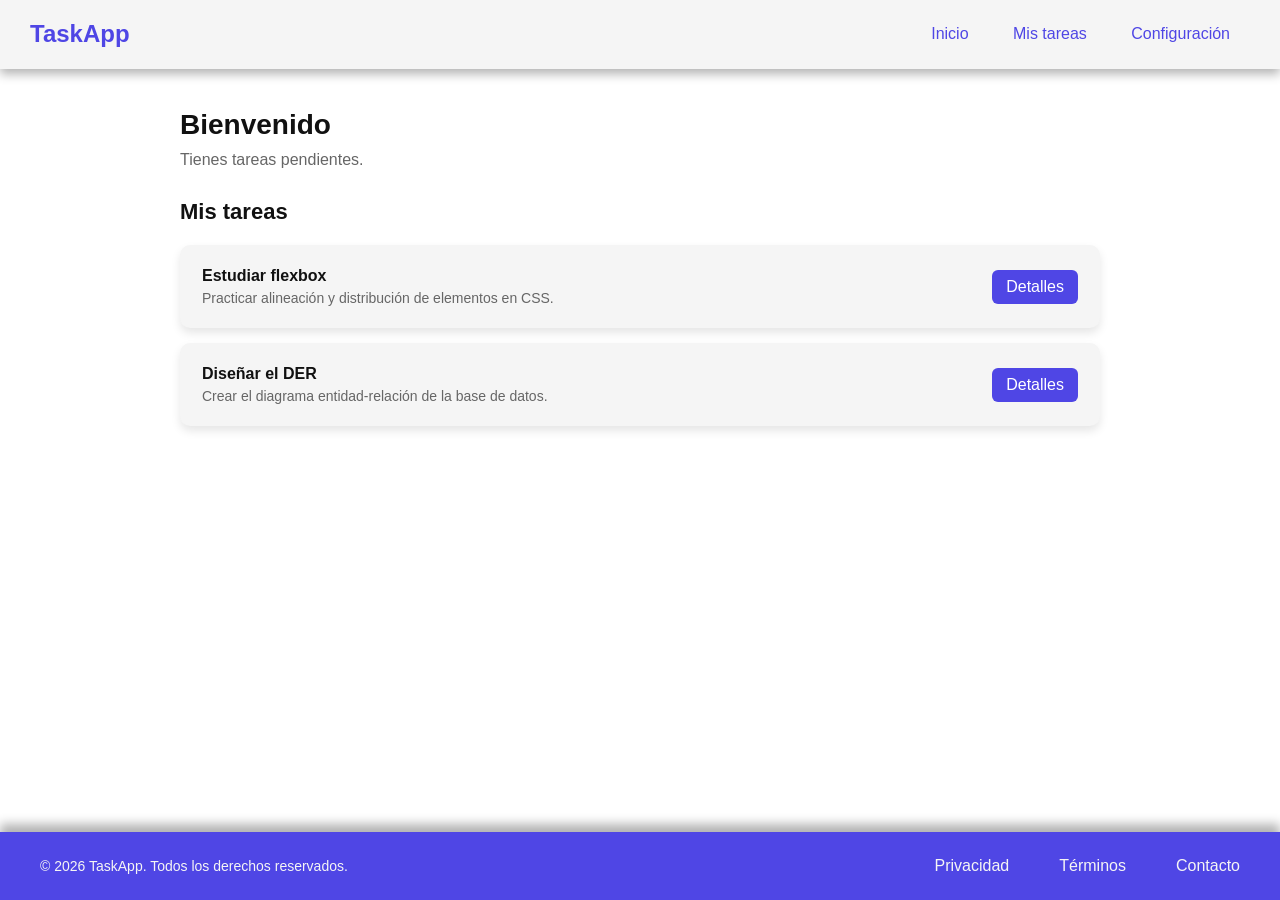
<file: pages/index/index.html>
<!DOCTYPE html>
<html lang="es">
<head>
    <meta charset="UTF-8">
    <meta name="viewport" content="width=device-width, initial-scale=1.0">
    <title>Inicio | TaskApp</title>
    <link rel="stylesheet" href="../../styles/index/index.css">
</head>
<body>

    <header>

        <nav>
            <div class="logo">
                <h1>TaskApp</h1>
            </div>

            <div class="categorias">

                <a href="index.html">Inicio</a>

                <a href="tareas.html">Mis tareas</a>

                <a href="config.html">Configuración</a>
            </div>
        </nav>
    </header>

    <main class="app-main">

        <section class="dashboard-header">

            <h2>Bienvenido</h2>

            <p>Tienes tareas pendientes.</p>
        </section>

        <section class="tasks">

            <h3 class="section-title">Mis tareas</h3>

            <div class="task-cards">

                <div class="task-card">

                    <div class="task-info">
                        
                        <h4>Estudiar flexbox</h4>
                        <p>Practicar alineación y distribución de elementos en CSS.</p>

                    </div>

                    <a href="tareas.html" class="task-btn">Detalles</a>

                </div>

                <div class="task-card">

                    <div class="task-info">

                        <h4>Diseñar el DER</h4>
                        <p>Crear el diagrama entidad-relación de la base de datos.</p>

                    </div>

                    <a href="tareas.html" class="task-btn">Detalles</a>

                </div>

            </div>
        </section>
    </main>

    <footer class="footer">

        <div class="footer-content">

            <p>© 2026 TaskApp. Todos los derechos reservados.</p>

            <div class="footer-links">

                <a href="#">Privacidad</a>

                <a href="#">Términos</a>

                <a href="#">Contacto</a>
                
            </div>

        </div>

    </footer>
    
</body>
</html>
</file>
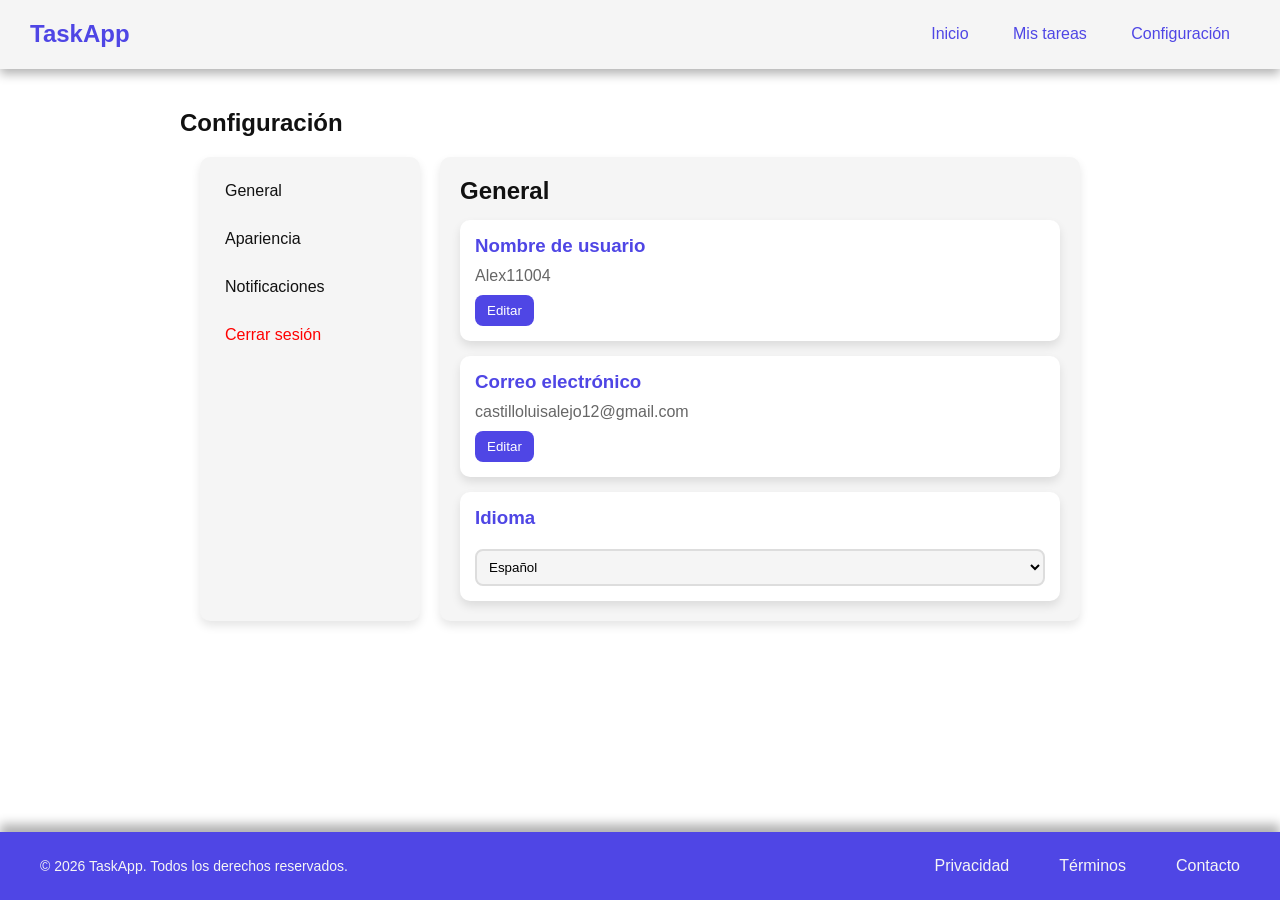
<file: pages/index/config.html>
<!DOCTYPE html>
<html lang="es">
<head>
    <meta charset="UTF-8">
    <meta name="viewport" content="width=device-width, initial-scale=1.0">
    <title>Configuración - General | TaskApp</title>
    <link rel="stylesheet" href="../../styles/index/config.css">
</head>
<body>
    
    <header>

        <nav>
            <div class="logo">
                <h1>TaskApp</h1>
            </div>

            <div class="categorias">

                <a href="index.html">Inicio</a>

                <a href="tareas.html">Mis tareas</a>

                <a href="config.html">Configuración</a>
            </div>
        </nav>
    </header>

    <main class="config-main">

        <section class="config-header">

            <h2>Configuración</h2>

        </section >

        <section class="config-options">
            
            <div class="layout">

                <aside class="sidebar">
                    <a href="#general">General</a>
                    <a href="#apariencia">Apariencia</a>
                    <a href="#notificaciones">Notificaciones</a>
                    <a href="#salir">Cerrar sesión</a>
                </aside>

                <div class="config-content">

                    <section id="general" class="content-section">
                        <h2>General</h2>

                        <div class="setting-card">
                            <h3>Nombre de usuario</h3>
                            <p>Alex11004</p>
                            <button>Editar</button>
                        </div>

                        <div class="setting-card">
                            <h3>Correo electrónico</h3>
                            <p>castilloluisalejo12@gmail.com</p>
                            <button>Editar</button>
                        </div>

                        <div class="setting-card">
                            <h3>Idioma</h3>
                            <select>
                                <option>Español</option>
                                <option>Inglés</option>
                                <option>Francés</option>
                                <option>Ruso</option>
                                <option>Alemán</option>
                            </select>
                        </div>

                    </section>

                    <section id="apariencia" class="content-section">
                        <h2>Apariencia</h2>
                        
                        <div class="setting-card">
                            <h3>Tema</h3>
                            <select>
                                <option>Tema del dispositivo</option>
                                <option selected>Claro</option>
                                <option>Oscuro</option>
                            </select>
                        </div>

                        <div class="setting-card">
                            <h3>Color principal</h3>
                            <select>
                                <option>Rojo</option>
                                <option>Naranja</option>
                                <option>Amarillo</option>
                                <option>Verde</option>
                                <option selected>Azul</option>
                                <option>Morado</option>
                                <option>Rosado</option>
                            </select>
                        </div>

                        <div class="setting-card">
                            <h3>Tamaño de fuente</h3>
                            <input type="range" min="0" max="100" value="50">
                            <p>50%</p>
                        </div>

                    </section>

                    <section id="notificaciones" class="content-section">
                        <h2>Notificaciones</h2>
                        
                        <div class="setting-card">
                            <h3>Recordatorios</h3>
                            <label class="switch">
                                <input type="checkbox" checked>
                                <span class="slider"></span>
                            </label>
                            <span class="status">Activados</span>
                        </div>

                        <div class="setting-card">
                            <h3>Correos de confirmación de entrega</h3>
                            <label class="switch">
                                <input type="checkbox">
                                <span class="slider"></span>
                            </label>
                            <span class="status">Desactivados</span>
                        </div>

                        <div class="setting-card">
                            <h3>Alertas de tareas atrasadas</h3>
                            <label class="switch">
                                <input type="checkbox" checked>
                                <span class="slider"></span>
                            </label>
                            <span class="status">Activadas</span>
                        </div>

                    </section>

                    <section id="salir" class="content-section">
                        <h2>Cerrar sesión</h2>
                        <p>Cierra sesión para salir de TaskApp.</p>
                        <a href="../landing/landing.html">
                            <button class="logout-btn">Salir</button>
                        </a>
                    </section>

                </div>

            </div>

        </section>

    </main>

    <footer class="footer">

        <div class="footer-content">

            <p>© 2026 TaskApp. Todos los derechos reservados.</p>

            <div class="footer-links">

                <a href="#">Privacidad</a>

                <a href="#">Términos</a>

                <a href="#">Contacto</a>
                
            </div>

        </div>

    </footer>

</body>
</html>
</file>
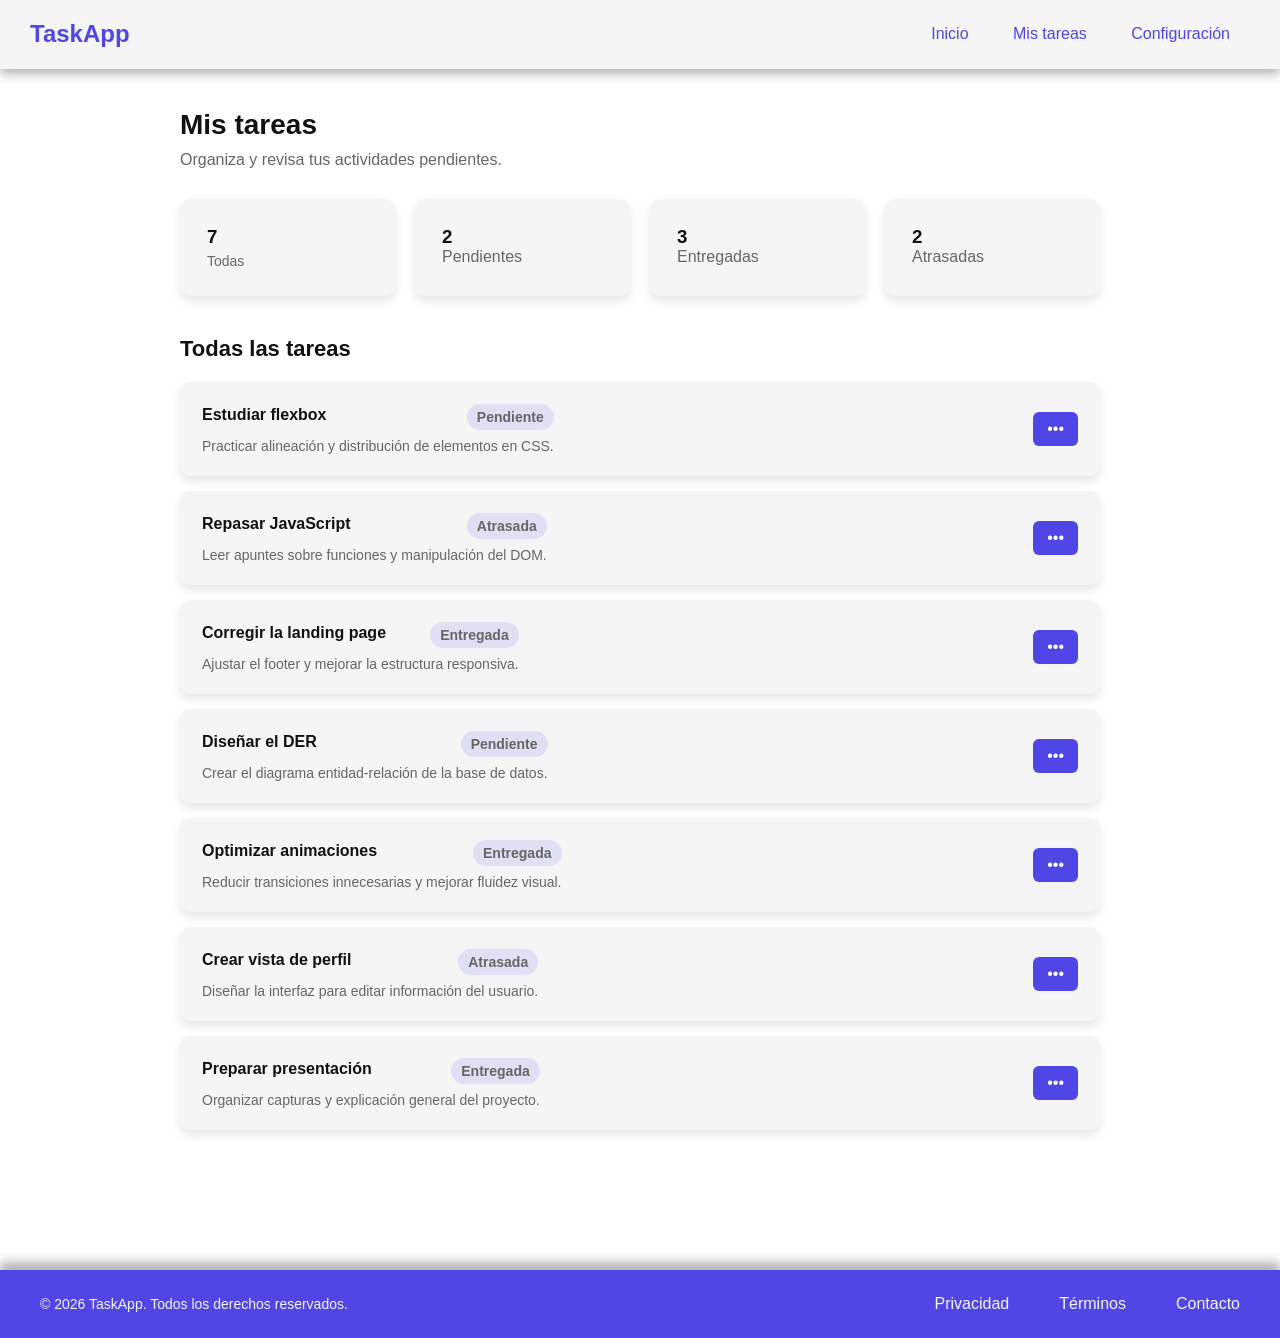
<file: pages/index/tareas.html>
<!DOCTYPE html>
<html lang="es">
<head>
    <meta charset="UTF-8">
    <meta name="viewport" content="width=device-width, initial-scale=1.0">
    <title>Mis tareas | TaskApp</title>
    <link rel="stylesheet" href="../../styles/index/tareas.css">
</head>
<body>

    <header>

        <nav>
            <div class="logo">
                <h1>TaskApp</h1>
            </div>

            <div class="categorias">

                <a href="index.html">Inicio</a>

                <a href="tareas.html">Mis tareas</a>

                <a href="config.html">Configuración</a>
            </div>
        </nav>
    </header>

    <main class="tasks-main">

        <section class="tasks-header">

            <h2>Mis tareas</h2>

            <p>
                Organiza y revisa tus actividades pendientes. 
            </p>

        </section>

        <section class="task-status">

            <a href="tareas.html" class="status-card">
                <h3>7</h3>
                <p>Todas</p>
            </a>

            <a href="#" class="status-card-pdte">
                <h3>2</h3>
                <p>Pendientes</p>
            </a>

            <a href="#" class="status-card-ok">
                <h3>3</h3>
                <p>Entregadas</p>
            </a>

            <a href="#" class="status-card-mal">
                <h3>2</h3>
                <p>Atrasadas</p>
            </a>

        </section>

        <section class="tasks-list">

            <h3 class="section-title">Todas las tareas</h3>

            <div class="task-cards">

                <div class="task-card">

                    <div class="task-info">
                        
                        <div class="task-title-row">
                            <h4>Estudiar flexbox</h4>
                            <p class="task-tag-pdte">Pendiente</p>
                        </div>

                        <p>Practicar alineación y distribución de elementos en CSS.</p>

                    </div>

                    <a href="#task1" class="task-btn">•••</a>

                    <div id="task1" class="task-popup">

                        <div class="popup-content">

                            <h4>Detalles de la tarea</h4>

                            <p><strong>Descripción:</strong> Practicar alineación y distribución de elementos en CSS.</p>

                            <p><strong>Estado:</strong> Pendiente</p>

                            <p><strong>Fecha:</strong> Hoy</p>

                            <div class="popup-actions">

                                <button>Agregar archivos  +</button>

                            </div>

                            <a href="#!" class="close-btn">Cerrar</a>
                        </div>
                    </div>

                </div>

                <div class="task-card">

                    <div class="task-info">
                        
                        <div class="task-title-row">
                            <h4>Repasar JavaScript</h4>
                            <p class="task-tag-mal">Atrasada</p>
                        </div>
                        
                        <p>Leer apuntes sobre funciones y manipulación del DOM.</p>

                    </div>

                    <a href="#task2" class="task-btn">•••</a>

                    <div id="task2" class="task-popup">

                        <div class="popup-content">

                            <h4>Detalles de la tarea</h4>

                            <p><strong>Descripción:</strong> Revisar conceptos básicos de JavaScript como funciones, arrays y manipulación del DOM.</p>
                            <p><strong>Estado:</strong> Atrasada</p>
                            <p><strong>Fecha:</strong> Ayer</p>

                            <div class="popup-actions">

                                <button id="disabled-btn">Agregar archivos  +</button>

                            </div>

                            <a href="#!" class="close-btn">Cerrar</a>
                        </div>
                    </div>

                </div>

                <div class="task-card">

                        <div class="task-info">
                            
                            <div class="task-title-row">
                                <h4>Corregir la landing page</h4>
                                <p class="task-tag-ok">Entregada</p>
                            </div>

                            <p>Ajustar el footer y mejorar la estructura responsiva.</p>

                        </div>

                        <a href="#task3" class="task-btn">•••</a>

                    <div id="task3" class="task-popup">

                        <div class="popup-content">

                            <h4>Detalles de la tarea</h4>

                            <p><strong>Descripción:</strong> Ajustar el diseño responsivo de la landing page y corregir errores en el footer y alineación general.</p>
                            <p><strong>Estado:</strong> Entregada</p>
                            <p><strong>Fecha:</strong> 18/05/2026</p>

                            <a href="#!" class="close-btn">Cerrar</a>
                        </div>
                    </div>

                </div>

                <div class="task-card">

                    <div class="task-info">
                        
                        <div class="task-title-row">
                            <h4>Diseñar el DER</h4>
                            <p class="task-tag-pdte">Pendiente</p>
                        </div>
                        
                        <p>Crear el diagrama entidad-relación de la base de datos.</p>

                    </div>

                    <a href="#task4" class="task-btn">•••</a>

                    <div id="task4" class="task-popup">

                        <div class="popup-content">

                            <h4>Detalles de la tarea</h4>

                            <p><strong>Descripción:</strong> Crear el diagrama entidad-relación de la base de datos con sus entidades principales y relaciones.</p>
                            <p><strong>Estado:</strong> Pendiente</p>
                            <p><strong>Fecha:</strong> Hoy</p>

                            <div class="popup-actions">

                                <button>Agregar archivos  +</button>

                            </div>

                            <a href="#!" class="close-btn">Cerrar</a>
                        </div>
                    </div>

                </div>

                <div class="task-card">

                        <div class="task-info">
                            
                            <div class="task-title-row">
                                <h4>Optimizar animaciones</h4>
                                <p class="task-tag-ok">Entregada</p>
                            </div>

                            <p>Reducir transiciones innecesarias y mejorar fluidez visual.</p>

                        </div>

                        <a href="#task5" class="task-btn">•••</a>

                    <div id="task5" class="task-popup">

                        <div class="popup-content">

                            <h4>Detalles de la tarea</h4>

                            <p><strong>Descripción:</strong> Reducir animaciones innecesarias y mejorar la fluidez general de las transiciones en la interfaz.</p>
                            <p><strong>Estado:</strong> Entregada</p>
                            <p><strong>Fecha:</strong> 17/05/2026</p>

                            <a href="#!" class="close-btn">Cerrar</a>
                        </div>
                    </div>

                </div>

                <div class="task-card">

                        <div class="task-info">
                            
                            <div class="task-title-row">
                                <h4>Crear vista de perfil</h4>
                                <p class="task-tag-mal">Atrasada</p>
                            </div>

                            <p>Diseñar la interfaz para editar información del usuario.</p>

                        </div>

                        <a href="#task6" class="task-btn">•••</a>

                    <div id="task6" class="task-popup">

                        <div class="popup-content">

                            <h4>Detalles de la tarea</h4>

                            <p><strong>Descripción:</strong> Diseñar la interfaz del perfil de usuario para permitir edición de datos personales.</p>
                            <p><strong>Estado:</strong> Atrasada</p>
                            <p><strong>Fecha:</strong> 16/05/2026</p>

                            <div class="popup-actions">

                                <button id="disabled-btn">Agregar archivos  +</button>

                            </div>

                            <a href="#!" class="close-btn">Cerrar</a>
                        </div>
                    </div>

                </div>

                <div class="task-card">

                        <div class="task-info">
                            
                            <div class="task-title-row">
                                <h4>Preparar presentación</h4>
                                <p class="task-tag-ok">Entregada</p>
                            </div>

                            <p>Organizar capturas y explicación general del proyecto.</p>

                        </div>

                        <a href="#task7" class="task-btn">•••</a>

                    <div id="task7" class="task-popup">

                        <div class="popup-content">

                            <h4>Detalles de la tarea</h4>

                            <p><strong>Descripción:</strong> Organizar capturas, flujo del proyecto y explicación general para la exposición final.</p>
                            <p><strong>Estado:</strong> Entregada</p>
                            <p><strong>Fecha:</strong> 19/05/2026</p>

                            <a href="#!" class="close-btn">Cerrar</a>
                        </div>
                    </div>

                </div>

        </section>

    </main>

    <footer class="footer">

        <div class="footer-content">

            <p>© 2026 TaskApp. Todos los derechos reservados.</p>

            <div class="footer-links">

                <a href="#">Privacidad</a>

                <a href="#">Términos</a>

                <a href="#">Contacto</a>
                
            </div>

        </div>

    </footer>
    
</body>
</html>
</file>
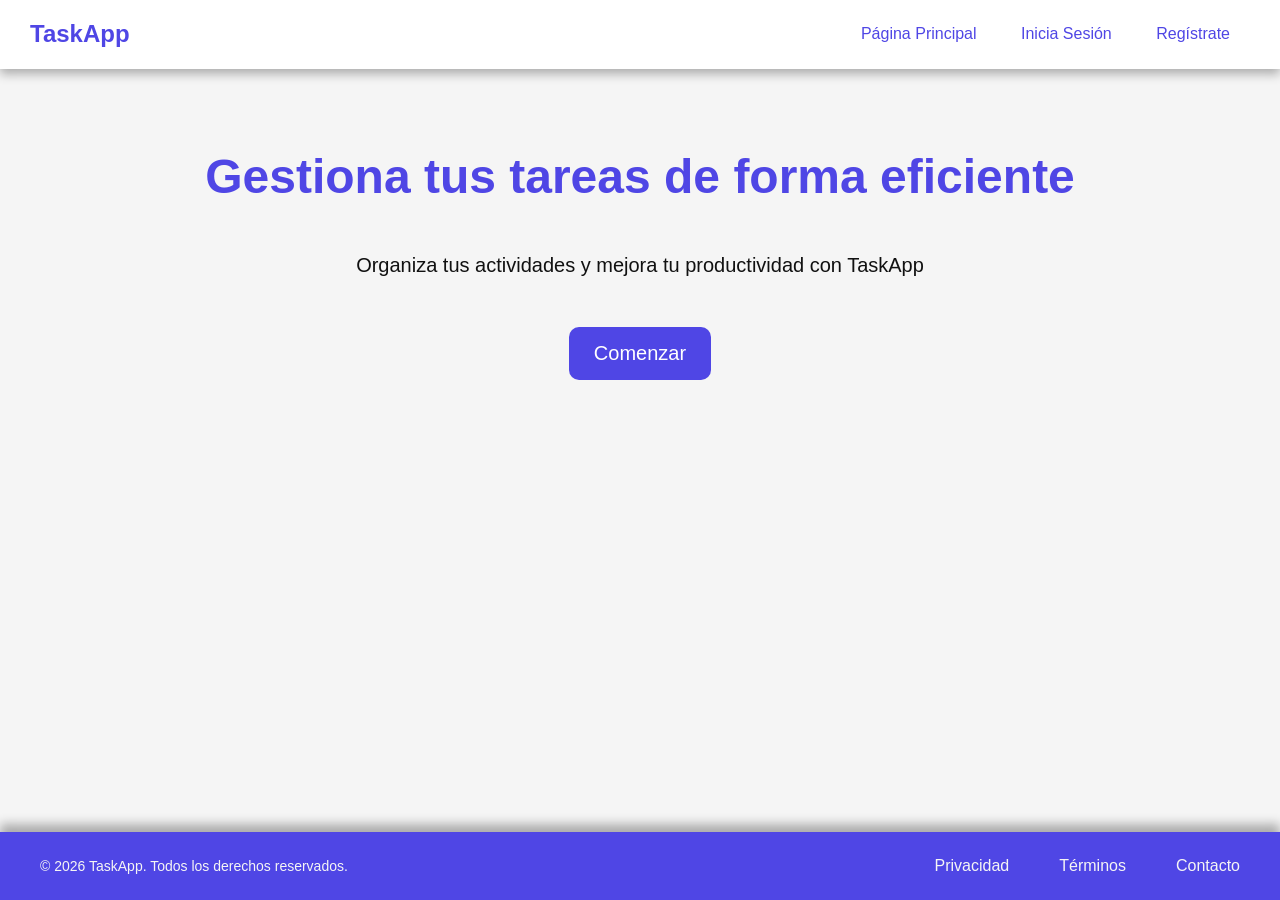
<file: pages/landing/landing.html>
<!DOCTYPE html>
<html lang="es">
<head>
    <meta charset="UTF-8">
    <meta name="viewport" content="width=device-width, initial-scale=1.0">
    <title>Página Principal | TaskApp</title>
    <link rel="stylesheet" href="../../styles/landing/landing.css">
</head>
<body>

    <header>

        <nav>

            <div class="logo">

                <h1>TaskApp</h1>

            </div>

            <div class="nav-links">

                <a href="landing.html">Página Principal</a>

                <a href="../login/login.html">Inicia Sesión</a>

                <a href="../registro/registro.html">Regístrate</a>

            </div>

        </nav>

    </header>

    <main>

        <section class="hero">

            <h2>Gestiona tus tareas de forma eficiente</h2>

            <p>
                Organiza tus actividades y mejora tu productividad con TaskApp
            </p>

            <div class="hero-buttons">

                <a href="../registro/registro.html">Comenzar</a>

            </div>
            
        </section>

    </main>

    <footer class="footer">

        <div class="footer-content">

            <p>© 2026 TaskApp. Todos los derechos reservados.</p>

            <div class="footer-links">

                <a href="#">Privacidad</a>

                <a href="#">Términos</a>

                <a href="#">Contacto</a>
                
            </div>

        </div>

    </footer>
    
</body>
</html>
</file>
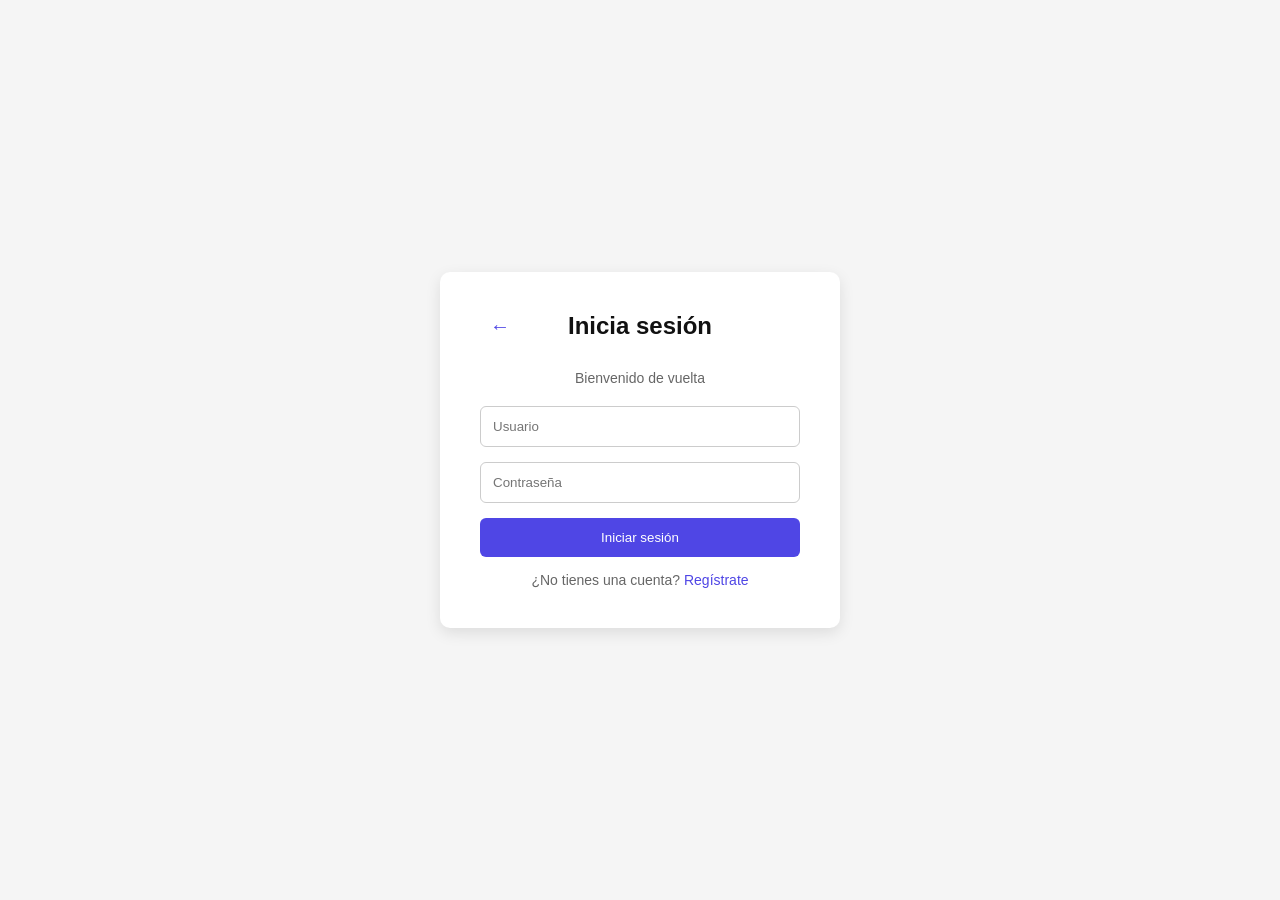
<file: pages/login/login.html>
<!DOCTYPE html>
<html lang="es">
<head>
    <meta charset="UTF-8">
    <meta name="viewport" content="width=device-width, initial-scale=1.0">
    <title>Iniciar Sesión | TaskApp</title>
    <link rel="stylesheet" href="../../styles/login/login.css">
</head>
<body>

    <section class="login">
        <div class="login-header">
            <a class="back" href="../landing/landing.html">←</a>
            <h1>Inicia sesión</h1>
        </div>

        <p>Bienvenido de vuelta</p>

        <form class="login-form" action="../index/index.html">
            <input type="text" placeholder="Usuario" required>

            <input type="password" placeholder="Contraseña" required>

            <button type="submit">Iniciar sesión</button>
        </form>

        <p class="ruta-registro">
            ¿No tienes una cuenta? <a href="../registro/registro.html">Regístrate</a>
        </p>
        
    </section>
    
</body>
</html>
</file>
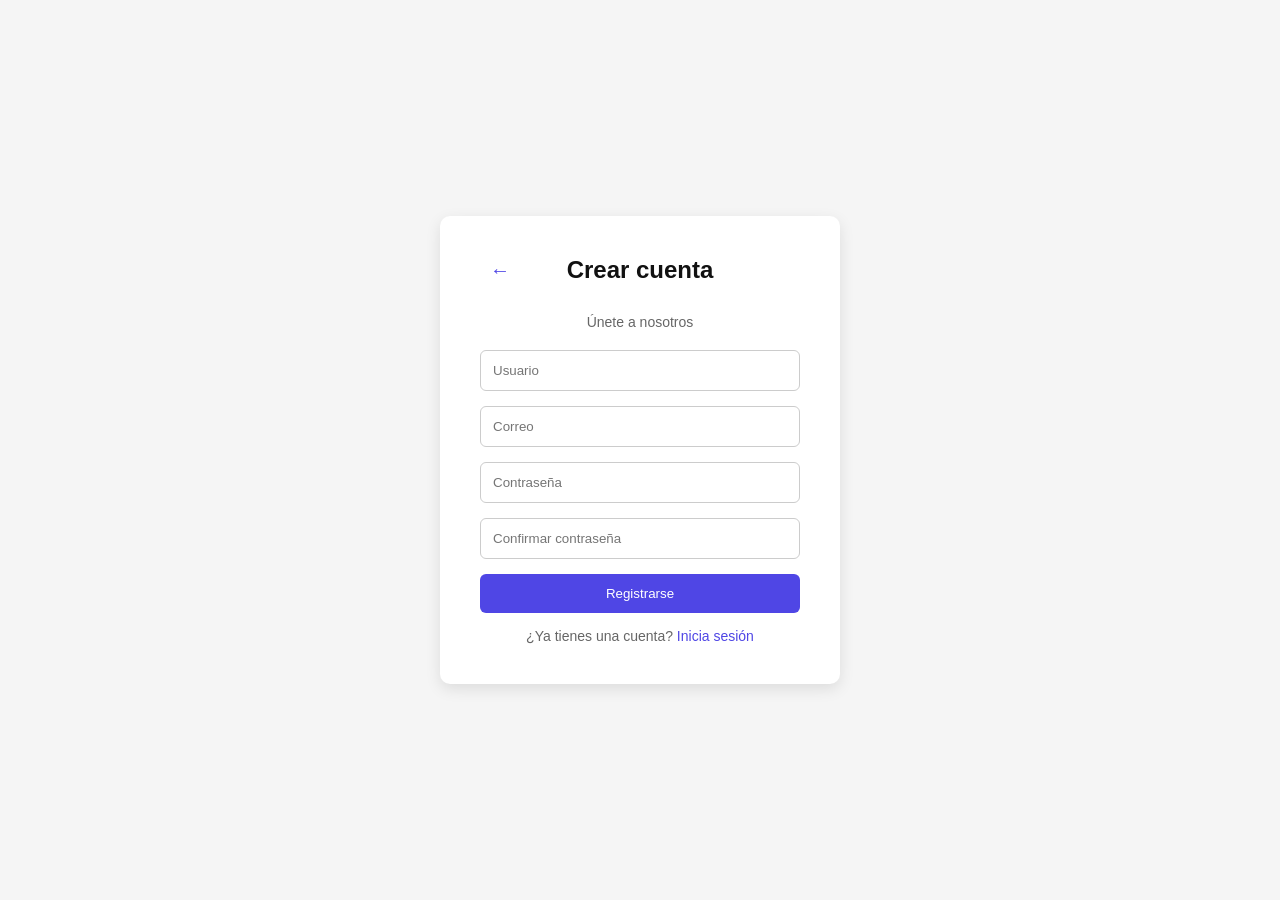
<file: pages/registro/registro.html>
<!DOCTYPE html>
<html lang="es">
<head>
    <meta charset="UTF-8">
    <meta name="viewport" content="width=device-width, initial-scale=1.0">
    <title>Regístrate | TaskApp</title>
    <link rel="stylesheet" href="../../styles/registro/registro.css">
</head>
<body>

    <section class="register">
        <div class="register-header">
            <a class="back" href="../landing/landing.html">←</a>
            <h1>Crear cuenta</h1>
        </div>

        <p>Únete a nosotros</p>

        <form class="register-form" action="../login/login.html">
            <input type="text" placeholder="Usuario" required>

            <input type="email" placeholder="Correo" required>

            <input type="password" placeholder="Contraseña" required>

            <input type="password" placeholder="Confirmar contraseña" required>

            <button type="submit">Registrarse</button>
        </form>

        <p class="ruta-login">
            ¿Ya tienes una cuenta? <a href="../login/login.html">Inicia sesión</a>
        </p>

    </section>
    
</body>
</html>
</file>
<file: styles/index/index.css>
:root{
    --bg: #f5f5f5;
    --text: #111111;
    --primary: #4f46e5;
    --white: #ffffff;
}

*{
    margin: 0;
    padding: 0;
    box-sizing: border-box;
}

body{
    font-family: Arial, Helvetica, sans-serif;
    background-color: var(--white);
    color: var(--text);

    min-height: 100vh;
    display: flex;
    flex-direction: column;
}

main{
    flex: 1;
}

header {
    position: sticky;
    top: 0;
    z-index: 1000;
}

nav{
    display: flex;
    justify-content: space-between;
    align-items: center;
    padding: 5px 30px;
    background-color: var(--bg);
    color: var(--primary);
    border-bottom: 1px solid transparent;
    box-shadow: 0 5px 10px rgba(0, 0, 0, 0.3);
}

nav a{
    text-decoration: none;
    color: var(--primary);
    padding: 20px;
    display: inline-block;
    transition: all 0.3s ease;
    position: relative;
    border-radius: 0 0 10px 10px;
}

nav a:hover{
    background-color: var(--bg);
    color: var(--text);
    transform: translateY(10px);
    box-shadow: 0px 5px 10px rgba(0, 0, 0, 0.2);
}

nav a::after{
    content: "";
    position: absolute;
    bottom: 18px;
    left: 20%;
    width: 60%;
    height: 3px;
    background-color: var(--primary);
    transform: scaleX(0);
    transform-origin: center;
    transition: transform 0.3s ease;
}

nav a:hover::after{
    transform: scaleX(1);
}

.logo{
    transition: all 0.3s ease;
}

.logo:hover{
    cursor: pointer;
    transform: scale(1.1);
}

.app-main{
    padding: 40px;
    max-width: 1000px;
    width: 100%;
    margin: 0 auto;
}

.dashboard-header{
    margin-bottom: 30px;
}

.dashboard-header h2{
    font-size: 28px;
    margin-bottom: 10px;
}

.dashboard-header p{
    color: #666;
}

.tasks{
    margin-top: 20px;
}

.section-title{
    margin-bottom: 20px;
    font-size: 22px;
}

.task-cards{
    display: flex;
    flex-direction: column;
    gap: 15px;
}

.task-card{
    background-color: var(--bg);
    padding: 20px;
    border-radius: 10px;
    display: flex;
    justify-content: space-between;
    align-items: center;
    border: 2px solid transparent;
    box-shadow: 0 5px 10px rgba(0,0,0,0.1);
    transition: 0.3s;
}

.task-card:hover{
    transform: translateY(-5px);
    background-color: var(--white);
    border: 2px solid var(--primary);
}

.task-card:hover .task-info p{
    color: var(--text);
}

.task-card:hover .task-info h4{
    color: var(--primary);
}

.task-btn{
    display: inline-block;
    background-color: var(--primary);
    color: white;
    padding: 8px 14px;
    border-radius: 6px;
    cursor: pointer;
    transition: 0.2s ease;
    text-decoration: none;
}

.task-btn:hover{
    transform: scale(1.05);
    opacity: 0.9;
}

.task-info h4{
    margin-bottom: 5px;
}

.task-info p{
    font-size: 14px;
    color: #666;
}

.footer{
    background-color: var(--primary);
    padding: 25px 40px;
    box-shadow: 0px -8px 10px rgba(0, 0, 0, 0.3);
}

.footer-content{
    max-width: 1300px;
    margin: 0 auto;

    display: flex;
    justify-content: space-between;
    align-items: center;
    flex-wrap: wrap;
    gap: 15px;
}

.footer p{
    color: var(--bg);
    font-size: 14px;
}

.footer-links{
    display: flex;
    gap: 50px;
}

.footer-links a{
    text-decoration: none;
    color: var(--bg);
    transition: 0.3s ease;
    position: relative;
}

.footer-links a:hover{
    color: var(--text);
}
</file>
<file: styles/index/config.css>
:root{
    --bg: #f5f5f5;
    --text: #111111;
    --primary: #4f46e5;
    --white: #ffffff;
}

*{
    margin: 0;
    padding: 0;
    box-sizing: border-box;
}

body{
    font-family: Arial, Helvetica, sans-serif;
    background-color: var(--white);
    color: var(--text);

    min-height: 100vh;
    display: flex;
    flex-direction: column;
}

main{
    flex: 1;
}

header {
    position: sticky;
    top: 0;
    z-index: 1000;
}

nav{
    display: flex;
    justify-content: space-between;
    align-items: center;
    padding: 5px 30px;
    background-color: var(--bg);
    color: var(--primary);
    border-bottom: 1px solid transparent;
    box-shadow: 0 5px 10px rgba(0, 0, 0, 0.3);
}

nav a{
    text-decoration: none;
    color: var(--primary);
    padding: 20px;
    display: inline-block;
    transition: all 0.3s ease;
    position: relative;
    border-radius: 0 0 10px 10px;
}

nav a:hover{
    background-color: var(--bg);
    color: var(--text);
    transform: translateY(10px);
    box-shadow: 0px 5px 10px rgba(0, 0, 0, 0.2);
}

nav a::after{
    content: "";
    position: absolute;
    bottom: 18px;
    left: 20%;
    width: 60%;
    height: 3px;
    background-color: var(--primary);
    transform: scaleX(0);
    transform-origin: center;
    transition: transform 0.3s ease;
}

nav a:hover::after{
    transform: scaleX(1);
}

.logo{
    transition: all 0.3s ease;
}

.logo:hover{
    cursor: pointer;
    transform: scale(1.1);
}

.config-main{
    padding: 40px;
    max-width: 1000px;
    width: 100%;
    margin: 0 auto;
}

.layout{
    display: flex;
    gap: 20px;
    padding: 20px;
}

.sidebar{
    width: 220px;
    background: var(--bg);
    padding: 15px;
    border-radius: 10px;
    box-shadow: 0 5px 10px rgba(0,0,0,0.1);

    display: flex;
    flex-direction: column;
    gap: 10px;
}

.sidebar a{
    text-decoration: none;
    color: var(--text);
    padding: 10px;
    border-radius: 8px;
    transition: 0.2s;
}

.sidebar a:hover{
    background: var(--primary);
    color: var(--white);
}

.sidebar a:last-of-type{
    color: red;
}

.sidebar a:last-of-type:hover{
    background-color: red;
    color: var(--white);
}

.config-content{
    flex: 1;
    background: var(--bg);
    padding: 20px;
    border-radius: 10px;
    box-shadow: 0 5px 10px rgba(0,0,0,0.1);
}

.config-content h3{
    padding-bottom: 10px;
}

.config-content p{
    color: #666;
}

.content-section {
  display: none;
}

.content-section:target {
  display: block;
}

.config-content:not(:has(:target)) #general {
  display: block;
}

.setting-card {
  background: var(--white);
  padding: 15px;
  border-radius: 10px;
  box-shadow: 0 5px 10px rgba(0,0,0,0.1);
  margin-top: 15px;
}

.setting-card h3{
    color: var(--primary);
}

.setting-card select {
  margin-top: 10px;
  padding: 8px;
  border-radius: 8px;
  border: 2px solid #ddd;
  background: var(--bg);
  width: 100%;
}

.setting-card select:hover{
    border: 2px solid var(--primary);
}

.setting-card button {
  margin-top: 10px;
  padding: 8px 12px;
  border: none;
  border-radius: 8px;
  cursor: pointer;
  background: var(--primary);
  color: white;
  transition: 0.2s ease;
}

.setting-card button:hover {
  transform: scale(1.1);
  opacity: 0.8;
}

.content-section:last-of-type h2{
    padding-bottom: 15px;
}

.switch {
  position: relative;
  display: inline-block;
  width: 45px;
  height: 25px;
}

.switch input {
  opacity: 0;
  width: 0;
  height: 0;
}

.slider {
  position: absolute;
  cursor: pointer;
  top: 0; left: 0; right: 0; bottom: 0;
  background-color: #ccc;
  transition: 0.3s;
  border-radius: 25px;
}

.slider:before {
  position: absolute;
  content: "";
  height: 20px;
  width: 20px;
  left: 2.5px;
  bottom: 2.5px;
  background-color: white;
  transition: 0.2s;
  border-radius: 50%;
}

.switch input:checked + .slider {
  background-color: var(--primary);
}

.switch input:checked + .slider:before {
  transform: translateX(20px);
}

.logout-btn {
  margin-top: 50px;
  font-size: 17px;
  padding: 8px 40px;
  border: none;
  border-radius: 8px;
  background: red;
  color: white;
  cursor: pointer;
  transition: 0.2s;
}

.logout-btn:hover {
  transform: scale(1.05);
  opacity: 0.8;
}

.footer{
    background-color: var(--primary);
    padding: 25px 40px;
    box-shadow: 0px -8px 10px rgba(0, 0, 0, 0.3);
}

.footer-content{
    max-width: 1300px;
    margin: 0 auto;

    display: flex;
    justify-content: space-between;
    align-items: center;
    flex-wrap: wrap;
    gap: 15px;
}

.footer p{
    color: var(--bg);
    font-size: 14px;
}

.footer-links{
    display: flex;
    gap: 50px;
}

.footer-links a{
    text-decoration: none;
    color: var(--bg);
    transition: 0.3s ease;
    position: relative;
}

.footer-links a:hover{
    color: var(--text);
}
</file>
<file: styles/index/tareas.css>
:root{
    --bg: #f5f5f5;
    --text: #111111;
    --primary: #4f46e5;
    --white: #ffffff;
}

html{
    scroll-behavior: smooth;
}

*{
    margin: 0;
    padding: 0;
    box-sizing: border-box;
}

body{
    font-family: Arial, Helvetica, sans-serif;
    background-color: var(--white);
    color: var(--text);

    min-height: 100vh;
    display: flex;
    flex-direction: column;
}

main{
    flex: 1;
}

header {
    position: sticky;
    top: 0;
    z-index: 1000;
}

nav{
    display: flex;
    justify-content: space-between;
    align-items: center;
    padding: 5px 30px;
    background-color: var(--bg);
    color: var(--primary);
    border-bottom: 1px solid transparent;
    box-shadow: 0 5px 10px rgba(0, 0, 0, 0.3);
}

nav a{
    text-decoration: none;
    color: var(--primary);
    padding: 20px;
    display: inline-block;
    transition: all 0.3s ease;
    position: relative;
    border-radius: 0 0 10px 10px;
}

nav a:hover{
    background-color: var(--bg);
    color: var(--text);
    transform: translateY(10px);
    box-shadow: 0px 5px 10px rgba(0, 0, 0, 0.2);
}

nav a::after{
    content: "";
    position: absolute;
    bottom: 18px;
    left: 20%;
    width: 60%;
    height: 3px;
    background-color: var(--primary);
    transform: scaleX(0);
    transform-origin: center;
    transition: transform 0.3s ease;
}

nav a:hover::after{
    transform: scaleX(1);
}

.logo{
    transition: all 0.3s ease;
}

.logo:hover{
    cursor: pointer;
    transform: scale(1.1);
}

.tasks-main{
    padding: 40px;
    max-width: 1000px;
    width: 100%;
    margin: 0 auto;
}

.tasks-header{
    margin-bottom: 30px;
}

.tasks-header h2{
    font-size: 28px;
    margin-bottom: 10px;
}

.tasks-header p{
    color: #666;
}

.task-status{
    display: flex;
    gap: 20px;
    margin-bottom: 40px;
}

.status-card{
    text-decoration: none;
    color: var(--text);

    background-color: var(--bg);
    flex: 1;
    padding: 25px;
    border-radius: 10px;
    box-shadow: 0 5px 10px rgba(0,0,0,0.1);
    border: 2px solid transparent;
    transition: 0.3s ease;
}

.status-card:hover{
    transform: translateY(-5px);
    background-color: var(--white);
    border-color: var(--primary);
}

.status-card h3{
    margin-bottom: 5px;
}

.status-card p{
    font-size: 14px;
    color: #666;
}

.status-card:hover p{
    color: var(--text);
}

.status-card:hover h3{
    color: var(--primary);
}

.status-card-pdte{
    text-decoration: none;
    color: var(--text);

    background-color: var(--bg);
    flex: 1;
    padding: 25px;
    border-radius: 10px;
    box-shadow: 0 5px 10px rgba(0,0,0,0.1);
    border: 2px solid transparent;
    transition: 0.3s ease;
}

.status-card-pdte:hover{
    transform: translateY(-5px);
    background-color: var(--white);
    border-color: orange;
    color: orange;
}

.status-card-pdte p{
    color: #666;
}

.status-card-pdte:hover p{
    color: var(--text);
}

.status-card-ok{
    text-decoration: none;
    color: var(--text);

    background-color: var(--bg);
    flex: 1;
    padding: 25px;
    border-radius: 10px;
    box-shadow: 0 5px 10px rgba(0,0,0,0.1);
    border: 2px solid transparent;
    transition: 0.3s ease;
}

.status-card-ok:hover{
    transform: translateY(-5px);
    background-color: var(--white);
    border-color: limegreen;
    color: limegreen;
}

.status-card-ok p{
    color: #666;
}

.status-card-ok:hover p{
    color: var(--text);
}

.status-card-mal{
    text-decoration: none;
    color: var(--text);

    background-color: var(--bg);
    flex: 1;
    padding: 25px;
    border-radius: 10px;
    box-shadow: 0 5px 10px rgba(0,0,0,0.1);
    border: 2px solid transparent;
    transition: 0.3s ease;
}

.status-card-mal:hover{
    transform: translateY(-5px);
    background-color: var(--white);
    border-color: red;
    color: red;
}

.status-card-mal p{
    color: #666;
}

.status-card-mal:hover p{
    color: var(--text);
}

.tasks-list{
    margin-top: 20px;
}

.section-title{
    margin-bottom: 20px;
    font-size: 22px;
}

.task-cards{
    display: flex;
    flex-direction: column;
    gap: 15px;
}

.task-card{
    background-color: var(--bg);
    padding: 20px;
    border-radius: 10px;
    display: flex;
    justify-content: space-between;
    align-items: center;
    border: 2px solid transparent;
    box-shadow: 0 5px 10px rgba(0,0,0,0.1);
    transition: 0.3s;
}

.task-card:hover{
    transform: translateY(-5px);
    background-color: var(--white);
    border: 2px solid var(--primary);
}

.task-card:hover .task-info > p{
    color: var(--text);
}

.task-card:hover .task-info h4{
    color: var(--primary);
}

.task-title-row{
    display: flex;
    justify-content: space-between;
    align-items: center;
    gap: 15px;
    margin-bottom: 8px;
}

.task-tag-pdte{
    background-color: rgba(79, 70, 229, 0.12);
    padding: 5px 10px;
    border-radius: 20px;
    font-size: 12px;
    font-weight: bold;
    white-space: nowrap;
}

.task-card:hover .task-tag-pdte{
    background-color: orange;
    color: var(--white);
}

.task-tag-ok{
    background-color: rgba(79, 70, 229, 0.12);
    padding: 5px 10px;
    border-radius: 20px;
    font-size: 12px;
    font-weight: bold;
    white-space: nowrap;
}

.task-card:hover .task-tag-ok{
    background-color: limegreen;
    color: var(--white);
}

.task-tag-mal{
    background-color: rgba(79, 70, 229, 0.12);
    padding: 5px 10px;
    border-radius: 20px;
    font-size: 12px;
    font-weight: bold;
    white-space: nowrap;
}

.task-card:hover .task-tag-mal{
    background-color: red;
    color: var(--white);
}

.task-btn{
    background-color: var(--primary);
    color: white;
    border: none;
    padding: 8px 14px;
    border-radius: 6px;
    cursor: pointer;
    transition: 0.2s ease;
    margin-left: 20px;
    text-decoration: none;
}

.task-btn:hover{
    transform: scale(1.05);
    opacity: 0.9;
}

.task-info h4{
    margin-bottom: 5px;
}

.task-info p{
    font-size: 14px;
    color: #666;
}

.task-popup{
    display: none;
    margin-top: 10px;
    margin-left: 20px;
    padding: 15px;
    background: var(--white);
    border-radius: 10px;
    box-shadow: 0 5px 10px rgba(0,0,0,0.15);
}

.task-popup:target{
    display: block;
    scroll-margin-top: 300px;
}

.popup-actions{
    display: flex;
    gap: 10px;
    margin-top: 10px;
}

.popup-actions button{
    padding: 6px 10px;
    border: none;
    background: limegreen;
    color: white;
    border-radius: 6px;
    cursor: pointer;
    transition: 0.2s;
}

.popup-actions button:hover{
    transform: scale(1.1);
}

#disabled-btn{
    background-color: #a4a4a4;
    cursor: not-allowed;
}

.close-btn{
    display: inline-flex;
    margin-top: 15px;
    padding: 5px 10px;
    text-decoration: none;
    background-color: var(--primary);
    color: var(--white);
    border: 2px solid var(--primary);
    border-radius: 6px;
    cursor: pointer;
    transition: 0.2s;
}

.close-btn:hover{
    transform: scale(1.1);

}

.footer{
    background-color: var(--primary);
    padding: 25px 40px;
    box-shadow: 0px -8px 10px rgba(0, 0, 0, 0.3);
    margin-top: 100px;
}

.footer-content{
    max-width: 1300px;
    margin: 0 auto;

    display: flex;
    justify-content: space-between;
    align-items: center;
    flex-wrap: wrap;
    gap: 15px;
}

.footer p{
    color: var(--bg);
    font-size: 14px;
}

.footer-links{
    display: flex;
    gap: 50px;
}

.footer-links a{
    text-decoration: none;
    color: var(--bg);
    transition: 0.3s ease;
    position: relative;
}

.footer-links a:hover{
    color: var(--text);
}
</file>
<file: styles/landing/landing.css>
:root{
    --bg: #f5f5f5;
    --text: #111111;
    --primary: #4f46e5;
    --white: #ffffff;
}

*{
    margin: 0;
    padding: 0;
    box-sizing: border-box;
}

body{
    font-family: Arial, Helvetica, sans-serif;
    background-color: var(--bg);
    color: var(--text);

    min-height: 100vh;
    display: flex;
    flex-direction: column;
}

main{
    flex: 1;
}

header {
    position: sticky;
    top: 0;
    z-index: 1000;
}

nav{
    display: flex;
    justify-content: space-between;
    align-items: center;
    padding: 5px 30px;
    background-color: var(--white);
    color: var(--primary);
    border-bottom: 1px solid transparent;
    box-shadow: 0 5px 10px rgba(0, 0, 0, 0.3);
}

nav a{
    text-decoration: none;
    color: var(--primary);
    padding: 20px;
    display: inline-block;
    transition: all 0.3s ease;
    position: relative;
    border-radius: 0 0 10px 10px;
}

nav a:hover{
    background-color: var(--white);
    color: var(--text);
    transform: translateY(10px);
    box-shadow: 0px 5px 10px rgba(0, 0, 0, 0.2);
}

nav a::after{
    content: "";
    position: absolute;
    bottom: 18px;
    left: 10%;
    width: 80%;
    height: 3px;
    background-color: var(--primary);
    transform: scaleX(0);
    transform-origin: center;
    transition: transform 0.3s ease;
}

nav a:hover::after{
    transform: scaleX(1);
}

.logo{
    transition: all 0.3s ease;
}

.logo:hover{
    cursor: pointer;
    transform: scale(1.1);
}

.hero{
    padding: 80px;
    max-width: 1200px;
    margin: 0 auto;
    text-align: center;
}

.hero h2{
    font-size: 48px;
    max-width: none;
    color: var(--primary);
}

.hero p{
    font-size: 20px;
    margin-top: 50px;
    margin-bottom: 50px;
    max-width: none;
}

.hero-buttons{
    margin-top: 40px;
    display: flex;
    justify-content: center;
    gap: 20px;
}

.hero-buttons a{
    text-decoration: none;
    font-size: 20px;
    padding: 15px 25px;
    display: inline-block;
    border-radius: 10px;
    transition: all 0.3s ease;
    background-color: var(--primary);
    color: var(--white);
}

.hero-buttons a:hover{
    transform: translateY(-8px) scale(1.1);
    box-shadow: 0px 5px 10px rgba(0, 0, 0, 0.3);
}

.footer{
    background-color: var(--primary);
    padding: 25px 40px;
    box-shadow: 0px -8px 10px rgba(0, 0, 0, 0.3);
}

.footer-content{
    max-width: 1300px;
    margin: 0 auto;

    display: flex;
    justify-content: space-between;
    align-items: center;
    flex-wrap: wrap;
    gap: 15px;
}

.footer p{
    color: var(--bg);
    font-size: 14px;
}

.footer-links{
    display: flex;
    gap: 50px;
}

.footer-links a{
    text-decoration: none;
    color: var(--bg);
    transition: 0.3s ease;
    position: relative;
}

.footer-links a:hover{
    color: var(--text);
}
</file>
<file: styles/login/login.css>
:root{
    --bg: #f5f5f5;
    --text: #111111;
    --primary: #4f46e5;
    --white: #ffffff;
}

*{
    margin: 0;
    padding: 0;
    box-sizing: border-box;
}

body{
    font-family: Arial, Helvetica, sans-serif;
    background-color: var(--bg);
    color: var(--text);

    display: flex;
    justify-content: center;
    align-items: center;
    min-height: 100vh;
}

.login{
    background-color: var(--white);
    padding: 40px;
    border-radius: 10px;
    width: 100%;
    max-width: 400px;
    box-shadow: 0 5px 15px rgba(0, 0, 0, 0.1);
    text-align: center;
}

.login-header{
    display: flex;
    align-items: center;
    justify-content: center;
    position: relative;
    margin-bottom: 30px;
}

.login-header h1{
    font-size: 24px;
}

.back{
    text-decoration: none;
    color: var(--primary);
    position: absolute;
    left: 0;

    font-size: 20px;
    font-weight: bold;

    padding: 3px 10px;
    border-radius: 6px;

    display: inline-flex;
    align-items: center;
    justify-content: center;

    transition: 0.2s ease;
}

.back:hover{
    background-color: rgba(79, 70, 229, 0.15);
    transform: translateX(-3px);
}

.login p{
    font-size: 14px;
    color: #666;
}

.login-form{
    display: flex;
    flex-direction: column;
    gap: 15px;
    margin-top: 20px;
}

.login-form input{
    padding: 12px;
    border: 1px solid #ccc;
    border-radius: 6px;
    outline: none;
    transition: 0.3s;
}

.login-form input:focus{
    border-color: var(--primary);
    box-shadow: 0 0 3px 3px rgba(79, 70, 229, 0.4);
}

.login-form button{
    padding: 12px;
    border: none;
    border-radius: 6px;
    background-color: var(--primary);
    color: var(--white);
    cursor: pointer;
    transition: 0.3s ease;
}

.login-form button:hover{
    transform: translateY(-5px);
    box-shadow: 0 5px 10px rgba(0, 0, 0, 0.3);
}

.ruta-registro{
    margin-top: 15px;
    font-size: 14px;
}

.ruta-registro a{
    color: var(--primary);
    text-decoration: none;
}

.ruta-registro a:hover{
    color: var(--text);
}
</file>
<file: styles/registro/registro.css>
:root{
    --bg: #f5f5f5;
    --text: #111111;
    --primary: #4f46e5;
    --white: #ffffff;
}

*{
    margin: 0;
    padding: 0;
    box-sizing: border-box;
}

body{
    font-family: Arial, Helvetica, sans-serif;
    background-color: var(--bg);
    color: var(--text);

    display: flex;
    justify-content: center;
    align-items: center;
    min-height: 100vh;
}

.register{
    background-color: var(--white);
    padding: 40px;
    border-radius: 10px;
    width: 100%;
    max-width: 400px;
    box-shadow: 0 5px 15px rgba(0, 0, 0, 0.1);
    text-align: center;
}

.register-header{
    display: flex;
    align-items: center;
    justify-content: center;
    position: relative;
    margin-bottom: 30px;
}

.register-header h1{
    font-size: 24px;
}

.back{
    text-decoration: none;
    color: var(--primary);
    position: absolute;
    left: 0;

    font-size: 20px;
    font-weight: bold;

    padding: 3px 10px;
    border-radius: 6px;

    display: inline-flex;
    align-items: center;
    justify-content: center;

    transition: 0.2s ease;
}

.back:hover{
    background-color: rgba(79, 70, 229, 0.15);
    transform: translateX(-3px);
}

.register p{
    font-size: 14px;
    color: #666;
}

.register-form{
    display: flex;
    flex-direction: column;
    gap: 15px;
    margin-top: 20px;
}

.register-form input{
    padding: 12px;
    border: 1px solid #ccc;
    border-radius: 6px;
    outline: none;
    transition: 0.3s;
}

.register-form input:focus{
    border-color: var(--primary);
    box-shadow: 0 0 3px 3px rgba(79, 70, 229, 0.4);
}

.register-form button{
    padding: 12px;
    border: none;
    border-radius: 6px;
    background-color: var(--primary);
    color: var(--white);
    cursor: pointer;
    transition: 0.3s ease;
}

.register-form button:hover{
    transform: translateY(-5px);
    box-shadow: 0 5px 10px rgba(0, 0, 0, 0.3);
}

.ruta-login{
    margin-top: 15px;
    font-size: 14px;
}

.ruta-login a{
    color: var(--primary);
    text-decoration: none;
}

.ruta-login a:hover{
    color: var(--text);
}
</file>
